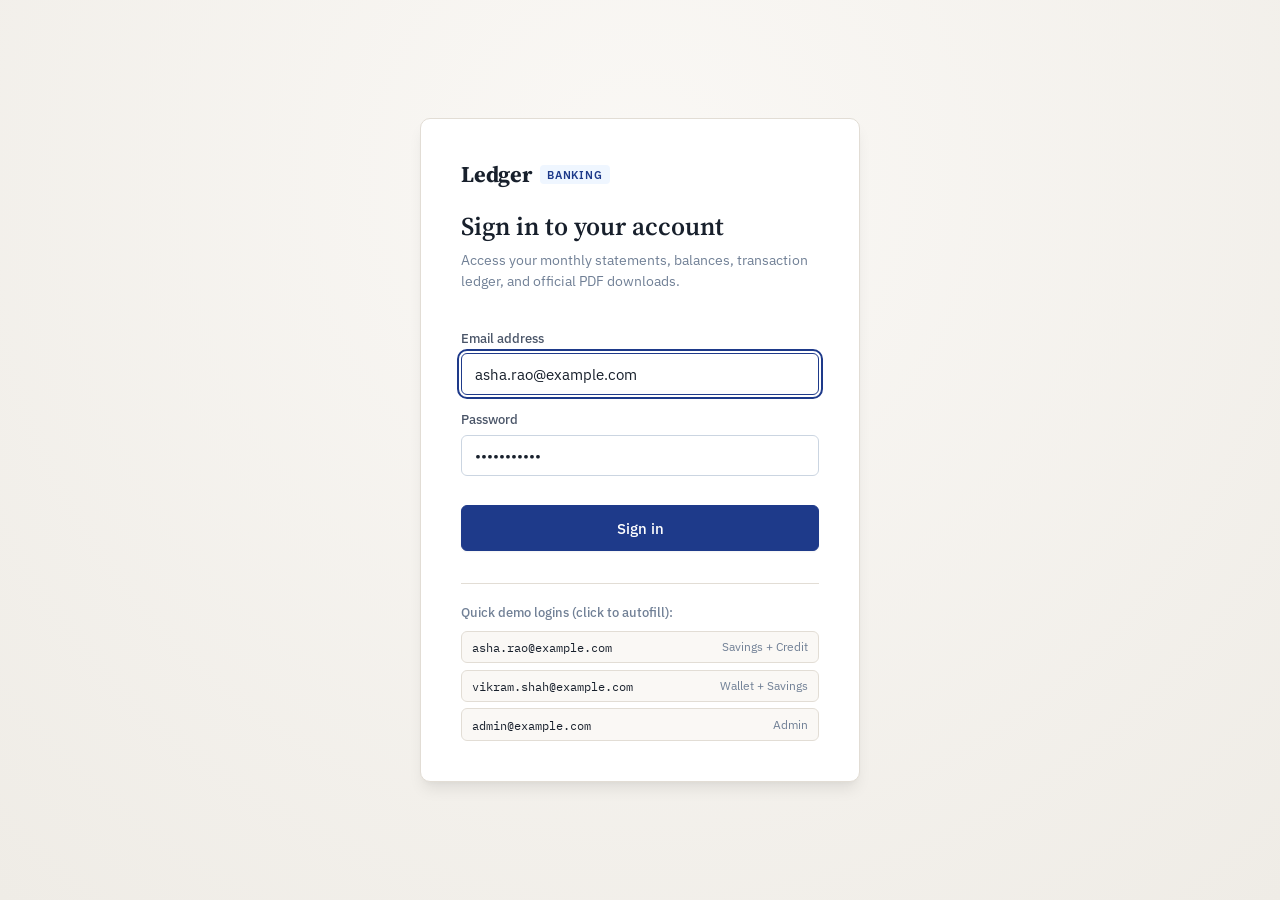
<file: frontend/index.html>
<!DOCTYPE html>
<html lang="en">
<head>
  <meta charset="UTF-8" />
  <meta name="viewport" content="width=device-width, initial-scale=1.0" />
  <title>Sign In — Ledger Account Statements</title>
  <link rel="preconnect" href="https://fonts.googleapis.com" />
  <link rel="preconnect" href="https://fonts.gstatic.com" crossorigin />
  <link href="https://fonts.googleapis.com/css2?family=Source+Serif+4:opsz,wght@8..60,400;8..60,600;8..60,700&family=IBM+Plex+Sans:wght@400;500;600&family=IBM+Plex+Mono:wght@400;500&display=swap" rel="stylesheet" />
  <link rel="stylesheet" href="styles.css" />
</head>
<body>

<section class="login-screen">
  <div class="login-card">
    <p class="brand-mark">
      Ledger <span class="brand-badge">Banking</span>
    </p>
    <h1>Sign in to your account</h1>
    <p class="login-sub">Access your monthly statements, balances, transaction ledger, and official PDF downloads.</p>

    <form id="loginForm" class="login-form">
      <label for="email">Email address</label>
      <input type="email" id="email" value="asha.rao@example.com" placeholder="name@example.com" required autofocus />

      <label for="password">Password</label>
      <input type="password" id="password" value="password123" placeholder="••••••••" required />

      <button type="submit" id="submitBtn" class="btn-primary">Sign in</button>
    </form>

    <p id="loginError" class="error-text" hidden></p>

    <div class="demo-hint">
      <p>Quick demo logins (click to autofill):</p>
      <div class="demo-accounts">
        <div class="demo-chip" data-email="asha.rao@example.com" data-password="password123">
          <code>asha.rao@example.com</code>
          <span>Savings + Credit</span>
        </div>
        <div class="demo-chip" data-email="vikram.shah@example.com" data-password="password123">
          <code>vikram.shah@example.com</code>
          <span>Wallet + Savings</span>
        </div>
        <div class="demo-chip" data-email="admin@example.com" data-password="password123">
          <code>admin@example.com</code>
          <span>Admin</span>
        </div>
      </div>
    </div>
  </div>
</section>

<script src="login.js"></script>
</body>
</html>
</file>
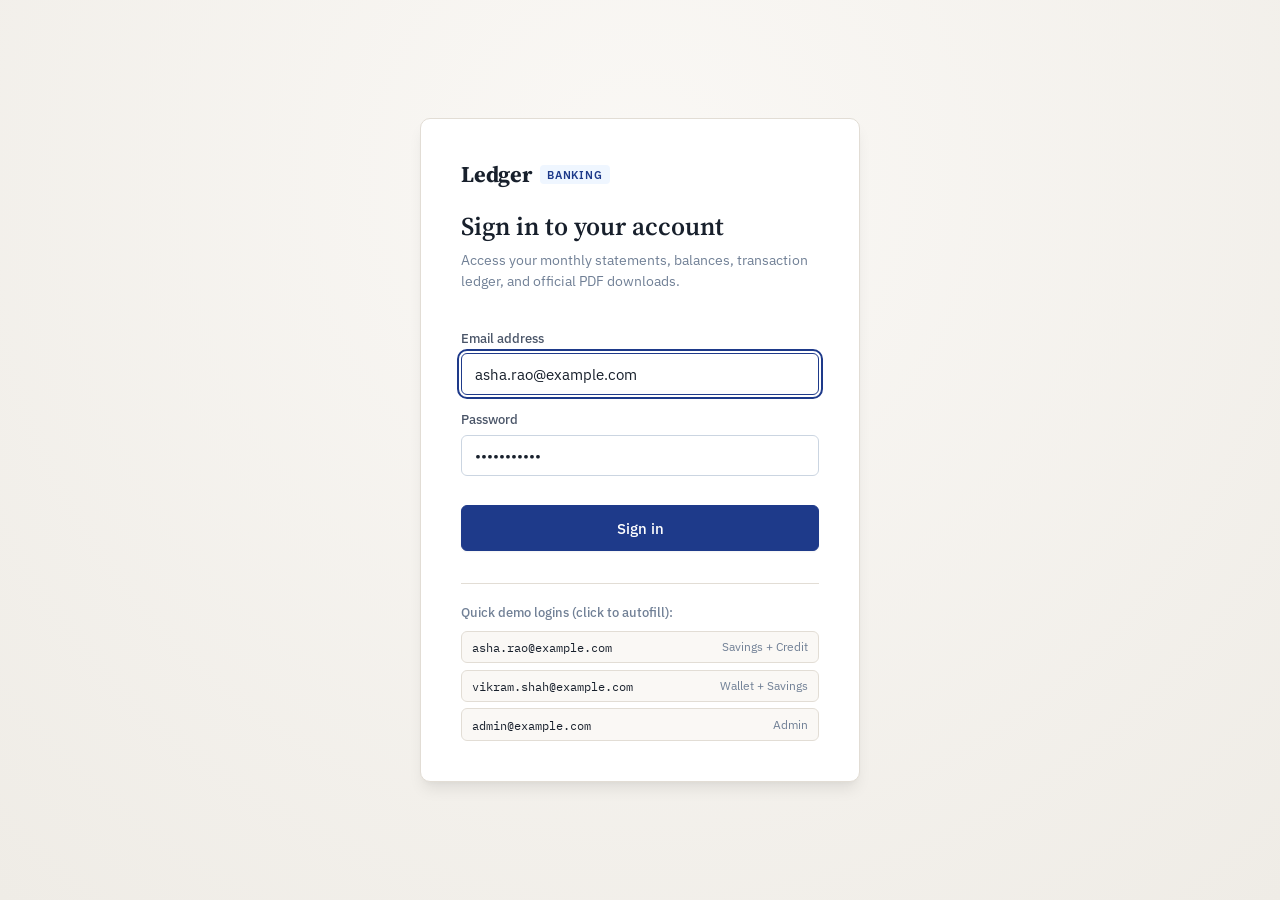
<file: frontend/dashboard.html>
<!DOCTYPE html>
<html lang="en">
<head>
  <meta charset="UTF-8" />
  <meta name="viewport" content="width=device-width, initial-scale=1.0" />
  <title>Dashboard — Ledger Account Statements</title>
  <link rel="preconnect" href="https://fonts.googleapis.com" />
  <link rel="preconnect" href="https://fonts.gstatic.com" crossorigin />
  <link href="https://fonts.googleapis.com/css2?family=Source+Serif+4:opsz,wght@8..60,400;8..60,600;8..60,700&family=IBM+Plex+Sans:wght@400;500;600&family=IBM+Plex+Mono:wght@400;500&display=swap" rel="stylesheet" />
  <link rel="stylesheet" href="styles.css" />
</head>
<body>

  <!-- ================= APP HEADER ================= -->
  <header class="app-header">
    <div class="brand-mark">
      Ledger <span class="brand-badge">Statements</span>
    </div>
    <div class="header-right">
      <div class="user-badge">
        <span id="userName">User</span>
        <span id="userRole" class="user-role-tag">USER</span>
      </div>
      <button id="logoutBtn" class="btn-text">Sign out</button>
    </div>
  </header>

  <!-- ================= APP MAIN ================= -->
  <main class="app-main">

    <!-- Global App Error Notification -->
    <div id="appError" class="error-banner" hidden></div>

    <!-- Controls Panel -->
    <div class="controls-card">
      <div class="controls-panel">
        <div class="control-group">
          <label for="accountSelect">Account</label>
          <select id="accountSelect"></select>
        </div>

        <div class="control-group control-group-narrow">
          <label for="yearInput">Year</label>
          <input type="number" id="yearInput" min="2000" max="2100" />
        </div>

        <div class="control-group control-group-narrow">
          <label for="monthSelect">Month</label>
          <select id="monthSelect">
            <option value="1">January</option>
            <option value="2">February</option>
            <option value="3">March</option>
            <option value="4">April</option>
            <option value="5">May</option>
            <option value="6">June</option>
            <option value="7">July</option>
            <option value="8">August</option>
            <option value="9">September</option>
            <option value="10">October</option>
            <option value="11">November</option>
            <option value="12">December</option>
          </select>
        </div>

        <div class="control-group control-buttons">
          <button id="thisMonthBtn" class="btn-outline">This month</button>
          <button id="lastMonthBtn" class="btn-outline">Last month</button>
          <button id="viewStatementBtn" class="btn-primary">View statement</button>
        </div>
      </div>
    </div>

    <!-- Two-Column Statement View -->
    <div class="content-columns">

      <!-- History Sidebar -->
      <aside class="history-panel">
        <h2>Statement History</h2>
        <ul id="historyList" class="history-list">
          <li class="history-empty">Loading history...</li>
        </ul>
      </aside>

      <!-- Statement Sheet Presentation -->
      <div id="statementSheetWrapper">
        <div id="statementPlaceholder" class="statement-placeholder">
          <p>Select an account and period above, then click <strong>View statement</strong>.</p>
        </div>

        <article id="statementSheet" class="statement-sheet" hidden>
          <div class="sheet-header">
            <div>
              <p class="sheet-eyebrow">Statement Period</p>
              <h2 id="sheetPeriod">—</h2>
            </div>
            <span id="sheetStatus" class="status-pill">—</span>
          </div>

          <div class="sheet-meta">
            <div>
              <p class="meta-label">Account Holder</p>
              <p id="sheetHolder" class="meta-value">—</p>
            </div>
            <div>
              <p class="meta-label">Account Number</p>
              <p id="sheetAccountNumber" class="meta-value">—</p>
            </div>
            <div>
              <p class="meta-label">Through Date</p>
              <p id="sheetPeriodEnd" class="meta-value">—</p>
            </div>
          </div>

          <div class="sheet-divider"></div>

          <table class="totals-table">
            <tbody>
              <tr>
                <td class="totals-label">Opening Balance</td>
                <td id="sheetOpening" class="totals-value">—</td>
              </tr>
              <tr>
                <td class="totals-label">Total Credits</td>
                <td id="sheetCredits" class="totals-value amount-credit">—</td>
              </tr>
              <tr>
                <td class="totals-label">Total Debits</td>
                <td id="sheetDebits" class="totals-value amount-debit">—</td>
              </tr>
              <tr>
                <td class="totals-label">Total Fees</td>
                <td id="sheetFees" class="totals-value amount-debit">—</td>
              </tr>
              <tr>
                <td class="totals-label">Total Interest</td>
                <td id="sheetInterest" class="totals-value">—</td>
              </tr>
              <tr class="totals-closing-row">
                <td class="totals-label">Closing Balance</td>
                <td id="sheetClosing" class="totals-value totals-closing">—</td>
              </tr>
            </tbody>
          </table>

          <div class="sheet-divider"></div>

          <table class="lines-table">
            <thead>
              <tr>
                <th>Date</th>
                <th>Description</th>
                <th>Type</th>
                <th class="align-right">Amount</th>
                <th class="align-right">Balance</th>
              </tr>
            </thead>
            <tbody id="linesTableBody">
              <tr><td colspan="5" class="lines-empty">No activity for this period.</td></tr>
            </tbody>
          </table>

          <div class="sheet-actions">
            <button id="downloadPdfBtn" class="btn-primary">Download PDF</button>
          </div>
        </article>
      </div>

    </div>

    <!-- Admin Panel (Admin Only) -->
    <section id="adminPanel" class="admin-panel" hidden>
      <h2>Admin — Run Monthly Batch</h2>
      <p class="admin-sub">Generates final statements for every active account in the system for a completed calendar month (prior to the current month).</p>
      <div class="admin-controls">
        <label for="adminYear">Year</label>
        <input type="number" id="adminYear" min="2000" max="2100" />
        <label for="adminMonth">Month</label>
        <select id="adminMonth">
          <option value="1">January</option><option value="2">February</option>
          <option value="3">March</option><option value="4">April</option>
          <option value="5">May</option><option value="6">June</option>
          <option value="7">July</option><option value="8">August</option>
          <option value="9">September</option><option value="10">October</option>
          <option value="11">November</option><option value="12">December</option>
        </select>
        <button id="runBatchBtn" class="btn-primary">Run batch</button>
      </div>
      <div id="batchResult" class="batch-result" hidden></div>
    </section>

  </main>

  <script src="dashboard.js"></script>
</body>
</html>
</file>
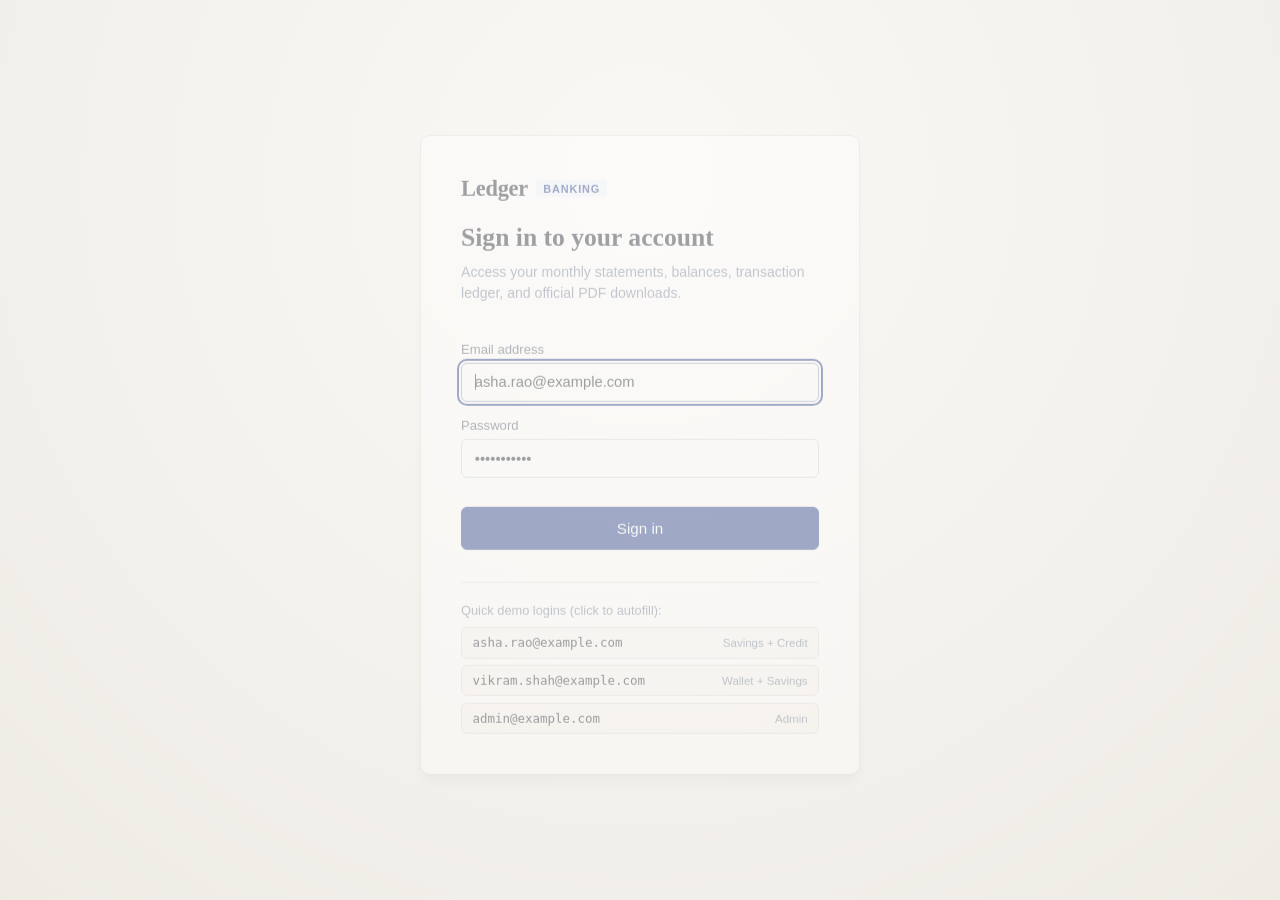
<file: frontend/login.html>
<!DOCTYPE html>
<html lang="en">
<head>
  <meta charset="UTF-8" />
  <meta http-equiv="refresh" content="0; url=index.html" />
  <title>Redirecting to Sign In...</title>
</head>
<body>
  <p>Redirecting to <a href="index.html">Sign In</a>...</p>
</body>
</html>
</file>
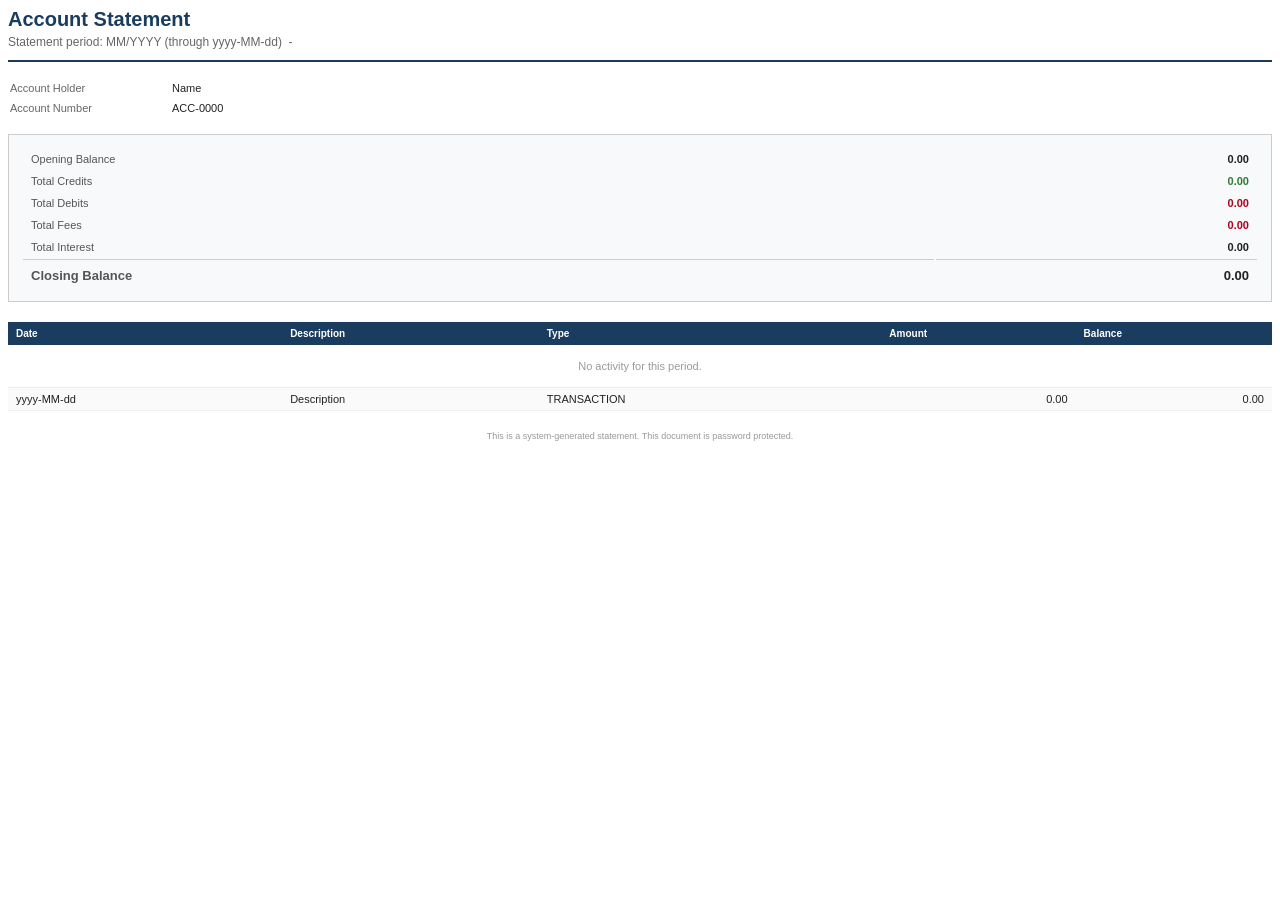
<file: src/main/resources/templates/statement.html>
<!DOCTYPE html>
<html xmlns:th="http://www.thymeleaf.org">
<head>
    <meta charset="UTF-8"/>
    <title>Account Statement</title>
    <style>
        body { font-family: Helvetica, Arial, sans-serif; font-size: 11px; color: #222; }
        .header { border-bottom: 2px solid #1a3c5e; padding-bottom: 10px; margin-bottom: 15px; }
        .header h1 { color: #1a3c5e; font-size: 20px; margin: 0 0 4px 0; }
        .header .sub { color: #666; font-size: 12px; }
        .info-table { width: 100%; margin-bottom: 15px; }
        .info-table td { padding: 3px 0; }
        .info-label { color: #666; width: 160px; }
        .status-badge {
            display: inline-block; padding: 2px 8px; border-radius: 3px;
            font-size: 10px; font-weight: bold; color: #fff;
        }
        .status-generated { background-color: #2e7d32; }
        .status-provisional { background-color: #e08a00; }
        .summary-box {
            border: 1px solid #ccc; background-color: #f7f9fb;
            padding: 12px; margin-bottom: 20px;
        }
        .summary-box table { width: 100%; }
        .summary-box td { padding: 4px 8px; }
        .summary-label { color: #555; }
        .summary-value { text-align: right; font-weight: bold; }
        .closing-row td { border-top: 1px solid #ccc; padding-top: 8px; font-size: 13px; }
        table.lines { width: 100%; border-collapse: collapse; margin-top: 10px; }
        table.lines th {
            background-color: #1a3c5e; color: #fff; text-align: left;
            padding: 6px 8px; font-size: 10px;
        }
        table.lines td { padding: 5px 8px; border-bottom: 1px solid #eee; }
        table.lines tr:nth-child(even) { background-color: #fafafa; }
        .amount-debit { color: #b00020; }
        .amount-credit { color: #2e7d32; }
        .text-right { text-align: right; }
        .footer { margin-top: 20px; font-size: 9px; color: #999; text-align: center; }
    </style>
</head>
<body>

<div class="header">
    <h1>Account Statement</h1>
    <div class="sub">
        Statement period: <span th:text="${statement.periodMonth} + '/' + ${statement.periodYear}">MM/YYYY</span>
        (through <span th:text="${statement.periodEndDate}">yyyy-MM-dd</span>)
        &#160;-&#160;
        <span class="status-badge"
              th:classappend="${statement.status == 'GENERATED'} ? 'status-generated' : 'status-provisional'"
              th:text="${statement.status}">STATUS</span>
    </div>
</div>

<table class="info-table">
    <tr>
        <td class="info-label">Account Holder</td>
        <td th:text="${holderName}">Name</td>
    </tr>
    <tr>
        <td class="info-label">Account Number</td>
        <td th:text="${statement.accountNumber}">ACC-0000</td>
    </tr>
</table>

<div class="summary-box">
    <table>
        <tr>
            <td class="summary-label">Opening Balance</td>
            <td class="summary-value" th:text="${#numbers.formatDecimal(statement.openingBalance, 1, 'COMMA', 2, 'POINT')}">0.00</td>
        </tr>
        <tr>
            <td class="summary-label">Total Credits</td>
            <td class="summary-value amount-credit" th:text="'+' + ${#numbers.formatDecimal(statement.totalCredits, 1, 'COMMA', 2, 'POINT')}">0.00</td>
        </tr>
        <tr>
            <td class="summary-label">Total Debits</td>
            <td class="summary-value amount-debit" th:text="'-' + ${#numbers.formatDecimal(statement.totalDebits, 1, 'COMMA', 2, 'POINT')}">0.00</td>
        </tr>
        <tr>
            <td class="summary-label">Total Fees</td>
            <td class="summary-value amount-debit" th:text="'-' + ${#numbers.formatDecimal(statement.totalFees, 1, 'COMMA', 2, 'POINT')}">0.00</td>
        </tr>
        <tr>
            <td class="summary-label">Total Interest</td>
            <td class="summary-value"
                th:classappend="${statement.lines.?[sourceType == 'INTEREST' and dcIndicator == 'DEBIT'].size() > 0} ? 'amount-debit' : (${statement.totalInterest > 0} ? 'amount-credit' : '')"
                th:text="(${statement.lines.?[sourceType == 'INTEREST' and dcIndicator == 'DEBIT'].size() > 0} ? '-' : (${statement.totalInterest > 0} ? '+' : '')) + ${#numbers.formatDecimal(statement.totalInterest, 1, 'COMMA', 2, 'POINT')}">0.00</td>
        </tr>
        <tr class="closing-row">
            <td class="summary-label"><strong>Closing Balance</strong></td>
            <td class="summary-value" th:text="${#numbers.formatDecimal(statement.closingBalance, 1, 'COMMA', 2, 'POINT')}">0.00</td>
        </tr>
    </table>
</div>

<table class="lines">
    <thead>
    <tr>
        <th>Date</th>
        <th>Description</th>
        <th>Type</th>
        <th class="text-right">Amount</th>
        <th class="text-right">Balance</th>
    </tr>
    </thead>
    <tbody>
    <tr th:if="${#lists.isEmpty(statement.lines)}">
        <td colspan="5" style="text-align:center; color:#999; padding: 15px 0;">
            No activity for this period.
        </td>
    </tr>
    <tr th:each="line : ${statement.lines}">
        <td th:text="${line.date}">yyyy-MM-dd</td>
        <td th:text="${line.description}">Description</td>
        <td th:text="${line.sourceType}">TRANSACTION</td>
        <td class="text-right"
            th:classappend="${line.dcIndicator == 'DEBIT'} ? 'amount-debit' : 'amount-credit'"
            th:text="${(line.dcIndicator == 'DEBIT' ? '-' : '+')} + ${#numbers.formatDecimal(line.amount, 1, 'COMMA', 2, 'POINT')}">
            0.00
        </td>
        <td class="text-right" th:text="${#numbers.formatDecimal(line.balanceAfter, 1, 'COMMA', 2, 'POINT')}">0.00</td>
    </tr>
    </tbody>
</table>

<div class="footer">
    This is a system-generated statement. This document is password protected.
</div>

</body>
</html>
</file>
<file: frontend/styles.css>
/* ==========================================================
   Design tokens & CSS Reset
   Ledger aesthetic: modern, crisp financial interface with
   warm paper tones, hairline borders, precision typography,
   and responsive layout.
   ========================================================== */
:root {
  --paper: #FAF8F5;
  --paper-card: #FFFFFF;
  --page-bg: #EFECE6;
  --ink: #18202C;
  --ink-secondary: #4A5568;
  --ink-muted: #718096;
  --line: #E2DDD5;
  --line-strong: #CBD5E1;
  --line-focus: #1E3A8A;
  --credit: #15803D;
  --credit-bg: #F0FDF4;
  --credit-border: #BBF7D0;
  --debit: #B91C1C;
  --debit-bg: #FEF2F2;
  --debit-border: #FECACA;
  --pending: #B45309;
  --pending-bg: #FFFBEB;
  --pending-border: #FDE68A;
  --accent: #1E3A8A;
  --accent-hover: #172554;
  --accent-light: #EFF6FF;

  --shadow-sm: 0 1px 2px 0 rgba(0, 0, 0, 0.05);
  --shadow-md: 0 4px 6px -1px rgba(0, 0, 0, 0.08), 0 2px 4px -2px rgba(0, 0, 0, 0.05);
  --shadow-lg: 0 10px 15px -3px rgba(0, 0, 0, 0.08), 0 4px 6px -4px rgba(0, 0, 0, 0.05);

  --font-serif: 'Source Serif 4', Georgia, serif;
  --font-sans: 'IBM Plex Sans', -apple-system, BlinkMacSystemFont, sans-serif;
  --font-mono: 'IBM Plex Mono', 'SFMono-Regular', monospace;
  --radius: 6px;
}

[hidden] {
  display: none !important;
}

* {
  box-sizing: border-box;
}

body {
  margin: 0;
  background: var(--page-bg);
  color: var(--ink);
  font-family: var(--font-sans);
  -webkit-font-smoothing: antialiased;
  min-height: 100vh;
}

button, input, select {
  font-family: inherit;
  font-size: inherit;
}

:focus-visible {
  outline: 2px solid var(--line-focus);
  outline-offset: 2px;
}

.brand-mark {
  font-family: var(--font-serif);
  font-size: 1.4rem;
  font-weight: 700;
  margin: 0;
  letter-spacing: -0.01em;
  color: var(--ink);
  display: flex;
  align-items: center;
  gap: 0.5rem;
}

.brand-badge {
  font-family: var(--font-sans);
  font-size: 0.68rem;
  text-transform: uppercase;
  letter-spacing: 0.08em;
  font-weight: 600;
  background: var(--accent-light);
  color: var(--accent);
  padding: 0.15rem 0.45rem;
  border-radius: 4px;
}

/* ==========================================================
   Buttons
   ========================================================== */
.btn-primary {
  background: var(--accent);
  color: #fff;
  border: 1px solid var(--accent);
  border-radius: var(--radius);
  padding: 0.65rem 1.25rem;
  font-size: 0.88rem;
  font-weight: 500;
  cursor: pointer;
  display: inline-flex;
  align-items: center;
  justify-content: center;
  gap: 0.5rem;
  transition: all 0.15s ease;
  box-shadow: var(--shadow-sm);
}

.btn-primary:hover {
  background: var(--accent-hover);
  border-color: var(--accent-hover);
  transform: translateY(-1px);
  box-shadow: var(--shadow-md);
}

.btn-primary:active {
  transform: translateY(0);
}

.btn-primary:disabled {
  background: var(--line-strong);
  border-color: var(--line-strong);
  cursor: not-allowed;
  transform: none;
  box-shadow: none;
}

.btn-text {
  background: none;
  border: none;
  color: var(--accent);
  font-size: 0.85rem;
  font-weight: 500;
  cursor: pointer;
  padding: 0.4rem 0.5rem;
  border-radius: var(--radius);
  transition: background-color 0.15s ease;
  text-decoration: none;
}

.btn-text:hover {
  background: rgba(30, 58, 138, 0.06);
  color: var(--accent-hover);
}

.btn-outline {
  background: #fff;
  border: 1px solid var(--line-strong);
  color: var(--ink);
  font-size: 0.85rem;
  font-weight: 500;
  padding: 0.45rem 0.85rem;
  border-radius: var(--radius);
  cursor: pointer;
  transition: all 0.15s ease;
}

.btn-outline:hover {
  border-color: var(--ink-secondary);
  background: var(--paper);
}

.error-banner {
  background: var(--debit-bg);
  border: 1px solid var(--debit-border);
  color: var(--debit);
  padding: 0.75rem 1rem;
  border-radius: var(--radius);
  font-size: 0.88rem;
  margin: 1rem 0;
  display: flex;
  align-items: center;
  gap: 0.5rem;
}

.error-text {
  color: var(--debit);
  font-size: 0.85rem;
  margin: 0.6rem 0 0 0;
}

/* ==========================================================
   Login Screen
   ========================================================== */
.login-screen {
  min-height: 100vh;
  display: flex;
  align-items: center;
  justify-content: center;
  padding: 2rem 1rem;
  background: radial-gradient(circle at 50% 20%, #FAF8F5 0%, #EFECE6 100%);
}

.login-card {
  background: var(--paper-card);
  border: 1px solid var(--line);
  border-radius: 10px;
  padding: 2.5rem;
  max-width: 440px;
  width: 100%;
  box-shadow: var(--shadow-lg);
  animation: fadeIn 0.25s ease-out;
}

@keyframes fadeIn {
  from { opacity: 0; transform: translateY(8px); }
  to { opacity: 1; transform: translateY(0); }
}

.login-card h1 {
  font-family: var(--font-serif);
  font-size: 1.6rem;
  font-weight: 600;
  margin: 1.25rem 0 0.5rem 0;
  line-height: 1.25;
  color: var(--ink);
}

.login-sub {
  color: var(--ink-muted);
  font-size: 0.88rem;
  line-height: 1.5;
  margin: 0 0 1.75rem 0;
}

.login-form {
  display: flex;
  flex-direction: column;
  gap: 0.4rem;
}

.login-form label {
  font-size: 0.82rem;
  font-weight: 500;
  color: var(--ink-secondary);
  margin-top: 0.6rem;
}

.login-form input {
  border: 1px solid var(--line-strong);
  border-radius: var(--radius);
  background: #fff;
  padding: 0.65rem 0.8rem;
  font-size: 0.92rem;
  color: var(--ink);
  transition: border-color 0.15s ease;
}

.login-form input:focus {
  border-color: var(--accent);
}

.login-form .btn-primary {
  margin-top: 1.4rem;
  padding: 0.75rem;
  font-size: 0.95rem;
}

.demo-hint {
  margin-top: 2rem;
  padding-top: 1.25rem;
  border-top: 1px solid var(--line);
  font-size: 0.8rem;
  color: var(--ink-muted);
}

.demo-hint p {
  margin: 0 0 0.6rem 0;
  font-weight: 500;
}

.demo-accounts {
  display: flex;
  flex-direction: column;
  gap: 0.4rem;
}

.demo-chip {
  background: var(--paper);
  border: 1px solid var(--line);
  border-radius: var(--radius);
  padding: 0.45rem 0.65rem;
  cursor: pointer;
  text-align: left;
  display: flex;
  justify-content: space-between;
  align-items: center;
  transition: all 0.15s ease;
}

.demo-chip:hover {
  background: var(--accent-light);
  border-color: var(--accent);
}

.demo-chip code {
  font-family: var(--font-mono);
  font-size: 0.78rem;
  color: var(--ink);
}

.demo-chip span {
  font-size: 0.72rem;
  color: var(--ink-muted);
}

/* ==========================================================
   Dashboard Screen & Header
   ========================================================== */
.app-header {
  display: flex;
  align-items: center;
  justify-content: space-between;
  padding: 1rem 2rem;
  border-bottom: 1px solid var(--line);
  background: var(--paper-card);
  box-shadow: var(--shadow-sm);
  position: sticky;
  top: 0;
  z-index: 10;
}

.header-right {
  display: flex;
  align-items: center;
  gap: 1.2rem;
}

.user-badge {
  display: flex;
  align-items: center;
  gap: 0.5rem;
  font-size: 0.88rem;
  color: var(--ink);
  font-weight: 500;
}

.user-role-tag {
  font-size: 0.7rem;
  background: var(--line);
  color: var(--ink-secondary);
  padding: 0.15rem 0.4rem;
  border-radius: 4px;
  text-transform: uppercase;
  letter-spacing: 0.05em;
  font-weight: 600;
}

.app-main {
  max-width: 1160px;
  margin: 0 auto;
  padding: 2rem 1.5rem 3rem 1.5rem;
}

/* ==========================================================
   Controls Bar
   ========================================================== */
.controls-card {
  background: var(--paper-card);
  border: 1px solid var(--line);
  border-radius: 8px;
  padding: 1.25rem 1.5rem;
  box-shadow: var(--shadow-sm);
  margin-bottom: 1.75rem;
}

.controls-panel {
  display: flex;
  align-items: flex-end;
  gap: 1.25rem;
  flex-wrap: wrap;
}

.control-group {
  display: flex;
  flex-direction: column;
  gap: 0.4rem;
}

.control-group-narrow {
  width: 120px;
}

.control-group label {
  font-size: 0.78rem;
  font-weight: 500;
  color: var(--ink-muted);
  text-transform: uppercase;
  letter-spacing: 0.04em;
}

.control-group select,
.control-group input {
  border: 1px solid var(--line-strong);
  border-radius: var(--radius);
  background: #fff;
  padding: 0.55rem 0.75rem;
  font-size: 0.9rem;
  color: var(--ink);
  min-width: 200px;
  transition: border-color 0.15s ease;
}

.control-group select:focus,
.control-group input:focus {
  border-color: var(--accent);
}

.control-group-narrow select,
.control-group-narrow input {
  min-width: 0;
  width: 100%;
}

.control-buttons {
  flex-direction: row;
  align-items: center;
  gap: 0.6rem;
  margin-left: auto;
}

/* ==========================================================
   Main Two-Column Layout
   ========================================================== */
.content-columns {
  display: grid;
  grid-template-columns: 240px 1fr;
  gap: 1.75rem;
  align-items: start;
}

.history-panel {
  background: var(--paper-card);
  border: 1px solid var(--line);
  border-radius: 8px;
  padding: 1.25rem;
  box-shadow: var(--shadow-sm);
}

.history-panel h2 {
  font-family: var(--font-serif);
  font-size: 1.1rem;
  font-weight: 600;
  margin: 0 0 1rem 0;
  padding-bottom: 0.5rem;
  border-bottom: 1px solid var(--line);
}

.history-list {
  list-style: none;
  margin: 0;
  padding: 0;
  display: flex;
  flex-direction: column;
  gap: 0.4rem;
}

.history-empty {
  color: var(--ink-muted);
  font-size: 0.82rem;
  padding: 0.5rem 0;
}

.history-item {
  border-radius: var(--radius);
  transition: background-color 0.15s ease;
}

.history-item button {
  background: none;
  border: 1px solid transparent;
  border-radius: var(--radius);
  padding: 0.6rem 0.75rem;
  cursor: pointer;
  text-align: left;
  width: 100%;
  font-size: 0.88rem;
  color: var(--ink);
  display: flex;
  flex-direction: column;
  gap: 0.15rem;
  transition: all 0.15s ease;
}

.history-item button:hover {
  background: var(--paper);
  border-color: var(--line);
}

.history-item.active button {
  background: var(--accent-light);
  border-color: var(--accent);
  color: var(--accent);
}

.history-item .history-balance {
  font-family: var(--font-mono);
  font-size: 0.8rem;
  color: var(--ink-muted);
}

.history-item.active .history-balance {
  color: var(--accent);
  font-weight: 500;
}

/* ==========================================================
   Statement Sheet
   ========================================================== */
.statement-placeholder {
  background: var(--paper-card);
  border: 2px dashed var(--line-strong);
  border-radius: 8px;
  padding: 4.5rem 2rem;
  text-align: center;
  color: var(--ink-muted);
  font-size: 0.95rem;
}

.statement-sheet {
  background: var(--paper-card);
  border: 1px solid var(--line);
  border-radius: 8px;
  padding: 2.25rem 2.5rem;
  box-shadow: var(--shadow-sm);
  animation: fadeIn 0.2s ease-out;
}

.sheet-header {
  display: flex;
  justify-content: space-between;
  align-items: flex-start;
}

.sheet-eyebrow {
  font-size: 0.78rem;
  color: var(--ink-muted);
  text-transform: uppercase;
  letter-spacing: 0.05em;
  font-weight: 500;
  margin: 0 0 0.25rem 0;
}

.sheet-header h2 {
  font-family: var(--font-serif);
  font-size: 1.8rem;
  font-weight: 600;
  margin: 0;
  letter-spacing: -0.01em;
}

.status-pill {
  font-size: 0.75rem;
  font-weight: 600;
  padding: 0.35rem 0.75rem;
  border-radius: 20px;
  letter-spacing: 0.04em;
  text-transform: uppercase;
  white-space: nowrap;
}

.status-pill.generated {
  background: var(--credit-bg);
  border: 1px solid var(--credit-border);
  color: var(--credit);
}

.status-pill.provisional {
  background: var(--pending-bg);
  border: 1px solid var(--pending-border);
  color: var(--pending);
}

.sheet-meta {
  display: grid;
  grid-template-columns: repeat(auto-fit, minmax(180px, 1fr));
  gap: 1.5rem;
  margin-top: 1.5rem;
  padding: 1rem 1.25rem;
  background: var(--paper);
  border-radius: var(--radius);
  border: 1px solid var(--line);
}

.meta-label {
  font-size: 0.75rem;
  color: var(--ink-muted);
  text-transform: uppercase;
  letter-spacing: 0.04em;
  margin: 0 0 0.25rem 0;
}

.meta-value {
  font-size: 0.95rem;
  font-weight: 600;
  margin: 0;
  color: var(--ink);
}

.sheet-divider {
  border-top: 1px solid var(--line);
  margin: 1.75rem 0;
}

/* Totals summary table */
.totals-table {
  width: 100%;
  border-collapse: collapse;
}

.totals-table td {
  padding: 0.45rem 0;
  font-size: 0.92rem;
}

.totals-label {
  color: var(--ink-secondary);
}

.totals-value {
  text-align: right;
  font-family: var(--font-mono);
  font-variant-numeric: tabular-nums;
  font-size: 0.95rem;
}

.totals-closing-row td {
  border-top: 2px solid var(--line-strong);
  padding-top: 0.9rem;
  margin-top: 0.5rem;
}

.totals-closing {
  font-family: var(--font-serif);
  font-weight: 700;
  font-size: 1.4rem;
  color: var(--ink);
}

.amount-credit { color: var(--credit); }
.amount-debit { color: var(--debit); }

/* Itemized line transactions table */
.lines-table {
  width: 100%;
  border-collapse: collapse;
  margin-top: 1rem;
}

.lines-table th {
  text-align: left;
  font-size: 0.74rem;
  font-weight: 600;
  color: var(--ink-muted);
  text-transform: uppercase;
  letter-spacing: 0.05em;
  border-bottom: 2px solid var(--line-strong);
  padding: 0.6rem 0.5rem;
}

.lines-table th:first-child, .lines-table td:first-child { padding-left: 0; }
.lines-table th.align-right, .lines-table td.align-right { text-align: right; }

.lines-table td {
  padding: 0.65rem 0.5rem;
  border-bottom: 1px solid var(--line);
  font-size: 0.88rem;
}

.lines-table td.align-right {
  font-family: var(--font-mono);
  font-variant-numeric: tabular-nums;
}

.lines-empty {
  color: var(--ink-muted);
  text-align: center;
  padding: 2rem 0 !important;
}

.sheet-actions {
  margin-top: 2rem;
  padding-top: 1.5rem;
  border-top: 1px solid var(--line);
  display: flex;
  align-items: center;
  justify-content: space-between;
  gap: 1.5rem;
  flex-wrap: wrap;
}

.pdf-hint {
  font-size: 0.8rem;
  color: var(--ink-muted);
  margin: 0;
  max-width: 420px;
  line-height: 1.4;
}

/* ==========================================================
   Admin Panel
   ========================================================== */
.admin-panel {
  margin-top: 2.5rem;
  padding: 1.5rem;
  background: var(--paper-card);
  border: 1px solid var(--line);
  border-radius: 8px;
  box-shadow: var(--shadow-sm);
}

.admin-panel h2 {
  font-family: var(--font-serif);
  font-size: 1.25rem;
  margin: 0 0 0.4rem 0;
  display: flex;
  align-items: center;
  gap: 0.5rem;
}

.admin-sub {
  color: var(--ink-muted);
  font-size: 0.85rem;
  margin: 0 0 1.25rem 0;
  max-width: 600px;
}

.admin-controls {
  display: flex;
  align-items: center;
  gap: 0.75rem;
  flex-wrap: wrap;
}

.admin-controls label {
  font-size: 0.8rem;
  font-weight: 500;
  color: var(--ink-muted);
}

.admin-controls input, .admin-controls select {
  border: 1px solid var(--line-strong);
  border-radius: var(--radius);
  background: #fff;
  padding: 0.5rem 0.65rem;
  font-size: 0.85rem;
  width: 120px;
}

.batch-result {
  margin-top: 1.25rem;
  background: var(--paper);
  border: 1px solid var(--line);
  border-radius: var(--radius);
  padding: 1rem;
  font-family: var(--font-mono);
  font-size: 0.82rem;
  white-space: pre-wrap;
  max-width: 720px;
}

/* ==========================================================
   Responsive adjustments
   ========================================================== */
@media (max-width: 860px) {
  .content-columns { grid-template-columns: 1fr; }
  .app-main { padding: 1.25rem 1rem; }
  .controls-card { padding: 1rem; }
  .control-buttons { margin-left: 0; width: 100%; justify-content: flex-start; }
  .statement-sheet { padding: 1.5rem; }
}
</file>
